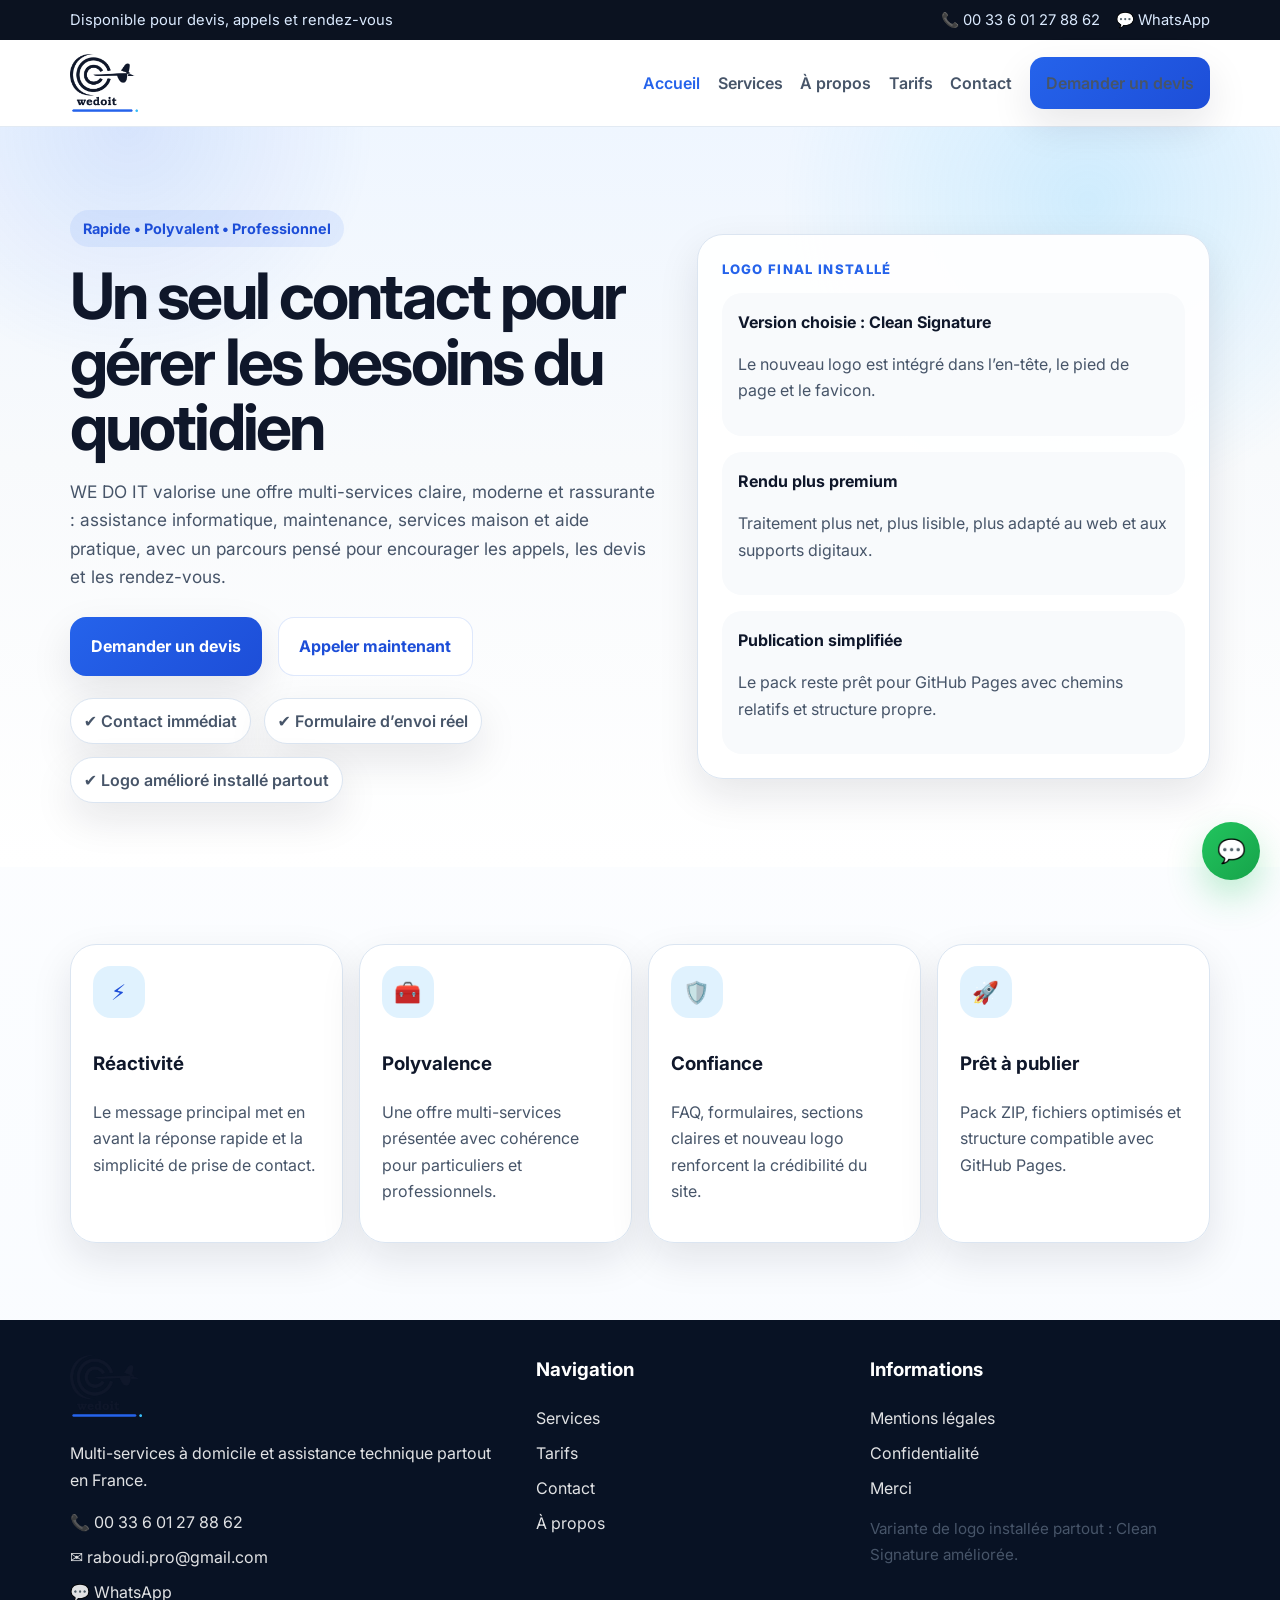
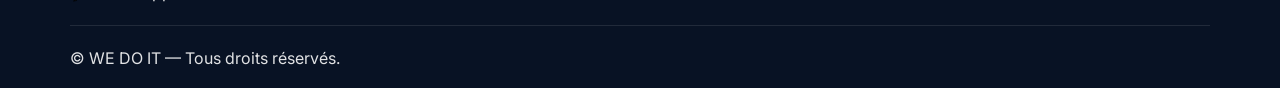
<file: index.html>
<!DOCTYPE html>
<html lang="fr">
<head>
  <title>WE DO IT — Pack final</title>
<meta charset="UTF-8" />
<meta name="viewport" content="width=device-width, initial-scale=1.0" />
<meta name="description" content="WE DO IT propose dépannage informatique, maintenance, plomberie, électricité, nettoyage, livraison, bricolage et assistance à domicile en France." />
<meta name="theme-color" content="#2563eb" />
<link rel="preconnect" href="https://fonts.googleapis.com">
<link rel="preconnect" href="https://fonts.gstatic.com" crossorigin>
<link href="https://fonts.googleapis.com/css2?family=Inter:wght@400;500;600;700;800&display=swap" rel="stylesheet">
<link rel="stylesheet" href="assets/css/styles.css" />
<link rel="icon" type="image/png" href="assets/img/favicon.png" />
</head>
<body>
<header class="header">
  <div class="topbar">
    <div class="container topbar-inner">
      <span>Disponible pour devis, appels et rendez-vous</span>
      <div class="topbar-actions">
        <a href="tel:+33601278862">📞 00 33 6 01 27 88 62</a>
        <a href="https://wa.me/33601278862" target="_blank" rel="noopener">💬 WhatsApp</a>
      </div>
    </div>
  </div>
  <div class="container nav">
    <a href="index.html" class="logo" aria-label="Accueil WE DO IT"><img src="assets/img/logo-nav.png" alt="Logo WE DO IT" class="site-logo" /></a>
    <button class="nav-toggle" aria-label="Ouvrir le menu">☰</button>
    <nav class="nav-links">
        <a href="index.html" class="active">Accueil</a>
        <a href="services.html" class="">Services</a>
        <a href="about.html" class="">À propos</a>
        <a href="tarifs.html" class="">Tarifs</a>
        <a href="contact.html" class="">Contact</a>
        <a href="contact.html" class="btn btn-sm">Demander un devis</a>
    </nav>
  </div>
</header>
<main>
<section class="hero premium-hero"><div class="container hero-grid"><div><span class="badge">Rapide • Polyvalent • Professionnel</span><h1>Un seul contact pour gérer les besoins du quotidien</h1><p class="lead">WE DO IT valorise une offre multi-services claire, moderne et rassurante : assistance informatique, maintenance, services maison et aide pratique, avec un parcours pensé pour encourager les appels, les devis et les rendez-vous.</p><div class="hero-actions"><a href="contact.html" class="btn">Demander un devis</a><a href="tel:+33601278862" class="btn btn-secondary">Appeler maintenant</a></div><div class="trust-badges"><span>✔ Contact immédiat</span><span>✔ Formulaire d’envoi réel</span><span>✔ Logo amélioré installé partout</span></div></div><div class="hero-panel reveal"><div class="panel-kicker">Logo final installé</div><div class="feature-list"><div class="feature-item"><strong>Version choisie : Clean Signature</strong><p>Le nouveau logo est intégré dans l’en-tête, le pied de page et le favicon.</p></div><div class="feature-item"><strong>Rendu plus premium</strong><p>Traitement plus net, plus lisible, plus adapté au web et aux supports digitaux.</p></div><div class="feature-item"><strong>Publication simplifiée</strong><p>Le pack reste prêt pour GitHub Pages avec chemins relatifs et structure propre.</p></div></div></div></div></section><section class="section"><div class="container cards-4"><article class="card reveal"><div class="icon-circle">⚡</div><h3>Réactivité</h3><p>Le message principal met en avant la réponse rapide et la simplicité de prise de contact.</p></article><article class="card reveal"><div class="icon-circle">🧰</div><h3>Polyvalence</h3><p>Une offre multi-services présentée avec cohérence pour particuliers et professionnels.</p></article><article class="card reveal"><div class="icon-circle">🛡️</div><h3>Confiance</h3><p>FAQ, formulaires, sections claires et nouveau logo renforcent la crédibilité du site.</p></article><article class="card reveal"><div class="icon-circle">🚀</div><h3>Prêt à publier</h3><p>Pack ZIP, fichiers optimisés et structure compatible avec GitHub Pages.</p></article></div></section>
</main>
<footer class="footer">
  <div class="container footer-grid">
    <div>
      <a href="index.html" class="logo footer-logo"><img src="assets/img/logo-nav.png" alt="Logo WE DO IT" class="site-logo footer-site-logo" /></a>
      <p>Multi-services à domicile et assistance technique partout en France.</p>
      <div class="footer-contact">
        <a href="tel:+33601278862">📞 00 33 6 01 27 88 62</a>
        <a href="mailto:raboudi.pro@gmail.com">✉️ raboudi.pro@gmail.com</a>
        <a href="https://wa.me/33601278862" target="_blank" rel="noopener">💬 WhatsApp</a>
      </div>
    </div>
    <div>
      <h3>Navigation</h3>
      <div class="footer-links">
        <a href="services.html">Services</a>
        <a href="tarifs.html">Tarifs</a>
        <a href="contact.html">Contact</a>
        <a href="about.html">À propos</a>
      </div>
    </div>
    <div>
      <h3>Informations</h3>
      <div class="footer-links">
        <a href="mentions.html">Mentions légales</a>
        <a href="confidentialite.html">Confidentialité</a>
        <a href="thanks.html">Merci</a>
      </div>
      <p class="small-note">Variante de logo installée partout : Clean Signature améliorée.</p>
    </div>
  </div>
  <div class="container footer-bottom"><span>© WE DO IT — Tous droits réservés.</span></div>
</footer>
<a class="whatsapp-float" href="https://wa.me/33601278862" target="_blank" rel="noopener" aria-label="Contacter sur WhatsApp">💬</a>
<script src="assets/js/script.js"></script>
</body>
</html>
</file>
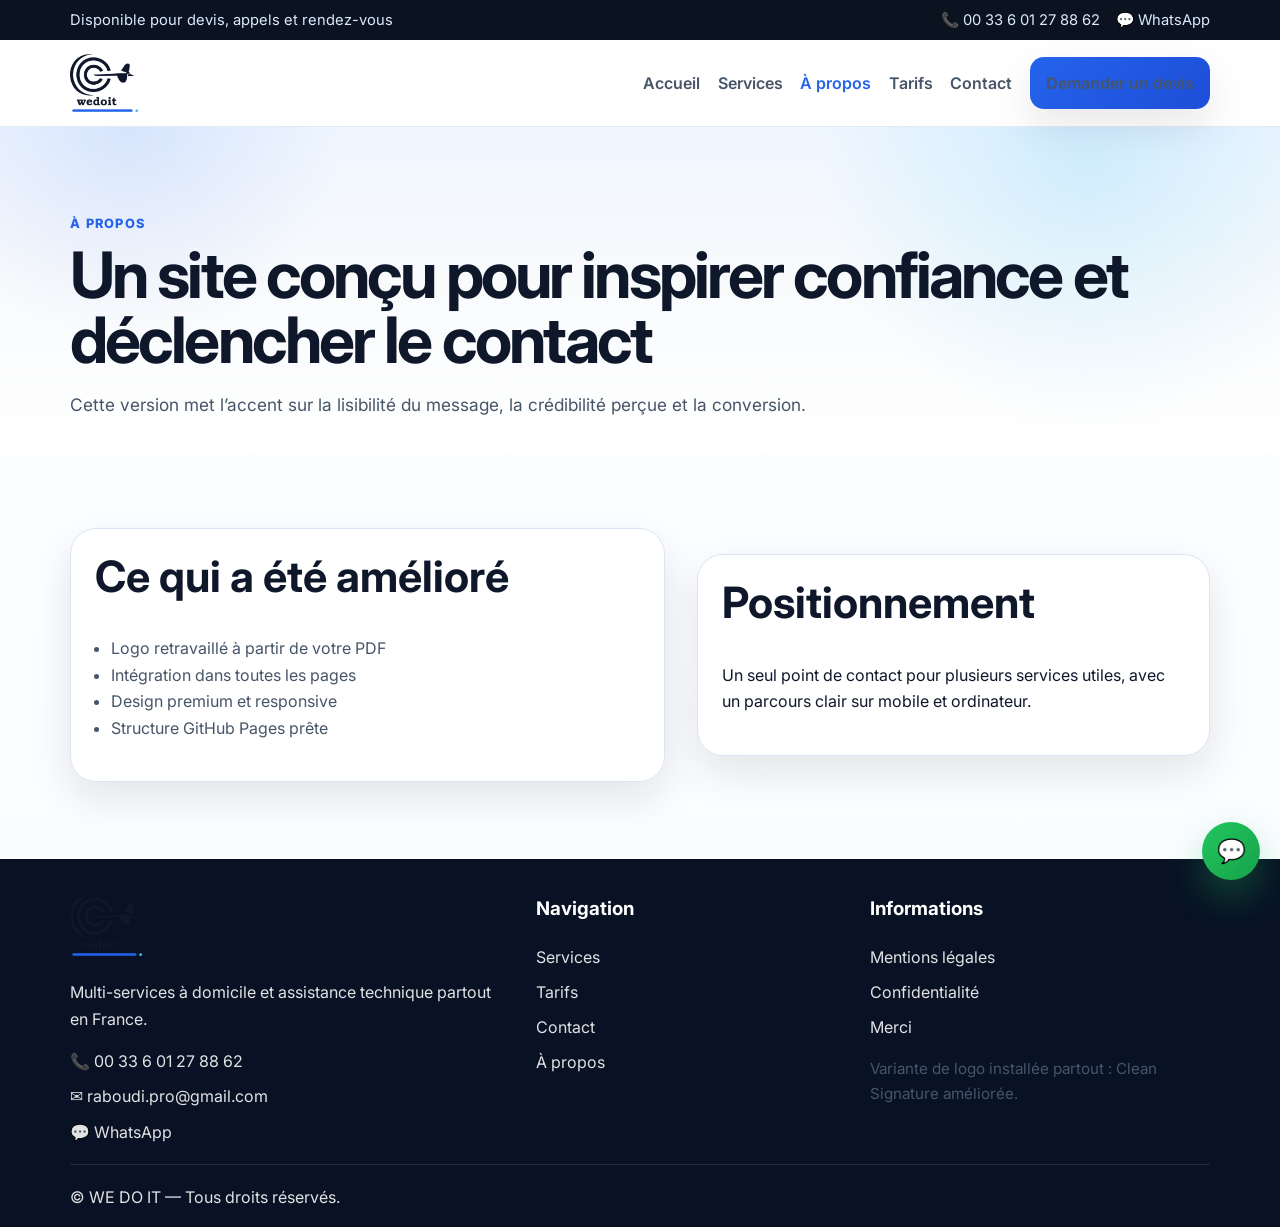
<file: about.html>
<!DOCTYPE html>
<html lang="fr">
<head>
  <title>À propos — WE DO IT</title>
<meta charset="UTF-8" />
<meta name="viewport" content="width=device-width, initial-scale=1.0" />
<meta name="description" content="WE DO IT propose dépannage informatique, maintenance, plomberie, électricité, nettoyage, livraison, bricolage et assistance à domicile en France." />
<meta name="theme-color" content="#2563eb" />
<link rel="preconnect" href="https://fonts.googleapis.com">
<link rel="preconnect" href="https://fonts.gstatic.com" crossorigin>
<link href="https://fonts.googleapis.com/css2?family=Inter:wght@400;500;600;700;800&display=swap" rel="stylesheet">
<link rel="stylesheet" href="assets/css/styles.css" />
<link rel="icon" type="image/png" href="assets/img/favicon.png" />
</head>
<body>
<header class="header">
  <div class="topbar">
    <div class="container topbar-inner">
      <span>Disponible pour devis, appels et rendez-vous</span>
      <div class="topbar-actions">
        <a href="tel:+33601278862">📞 00 33 6 01 27 88 62</a>
        <a href="https://wa.me/33601278862" target="_blank" rel="noopener">💬 WhatsApp</a>
      </div>
    </div>
  </div>
  <div class="container nav">
    <a href="index.html" class="logo" aria-label="Accueil WE DO IT"><img src="assets/img/logo-nav.png" alt="Logo WE DO IT" class="site-logo" /></a>
    <button class="nav-toggle" aria-label="Ouvrir le menu">☰</button>
    <nav class="nav-links">
        <a href="index.html" class="">Accueil</a>
        <a href="services.html" class="">Services</a>
        <a href="about.html" class="active">À propos</a>
        <a href="tarifs.html" class="">Tarifs</a>
        <a href="contact.html" class="">Contact</a>
        <a href="contact.html" class="btn btn-sm">Demander un devis</a>
    </nav>
  </div>
</header>
<main>
<section class="page-hero slim"><div class="container"><p class="section-kicker">À propos</p><h1>Un site conçu pour inspirer confiance et déclencher le contact</h1><p class="lead">Cette version met l’accent sur la lisibilité du message, la crédibilité perçue et la conversion.</p></div></section><section class="section"><div class="container split-grid"><div class="legal-card reveal"><h2>Ce qui a été amélioré</h2><ul><li>Logo retravaillé à partir de votre PDF</li><li>Intégration dans toutes les pages</li><li>Design premium et responsive</li><li>Structure GitHub Pages prête</li></ul></div><div class="legal-card reveal"><h2>Positionnement</h2><p>Un seul point de contact pour plusieurs services utiles, avec un parcours clair sur mobile et ordinateur.</p></div></div></section>
</main>
<footer class="footer">
  <div class="container footer-grid">
    <div>
      <a href="index.html" class="logo footer-logo"><img src="assets/img/logo-nav.png" alt="Logo WE DO IT" class="site-logo footer-site-logo" /></a>
      <p>Multi-services à domicile et assistance technique partout en France.</p>
      <div class="footer-contact">
        <a href="tel:+33601278862">📞 00 33 6 01 27 88 62</a>
        <a href="mailto:raboudi.pro@gmail.com">✉️ raboudi.pro@gmail.com</a>
        <a href="https://wa.me/33601278862" target="_blank" rel="noopener">💬 WhatsApp</a>
      </div>
    </div>
    <div>
      <h3>Navigation</h3>
      <div class="footer-links">
        <a href="services.html">Services</a>
        <a href="tarifs.html">Tarifs</a>
        <a href="contact.html">Contact</a>
        <a href="about.html">À propos</a>
      </div>
    </div>
    <div>
      <h3>Informations</h3>
      <div class="footer-links">
        <a href="mentions.html">Mentions légales</a>
        <a href="confidentialite.html">Confidentialité</a>
        <a href="thanks.html">Merci</a>
      </div>
      <p class="small-note">Variante de logo installée partout : Clean Signature améliorée.</p>
    </div>
  </div>
  <div class="container footer-bottom"><span>© WE DO IT — Tous droits réservés.</span></div>
</footer>
<a class="whatsapp-float" href="https://wa.me/33601278862" target="_blank" rel="noopener" aria-label="Contacter sur WhatsApp">💬</a>
<script src="assets/js/script.js"></script>
</body>
</html>
</file>
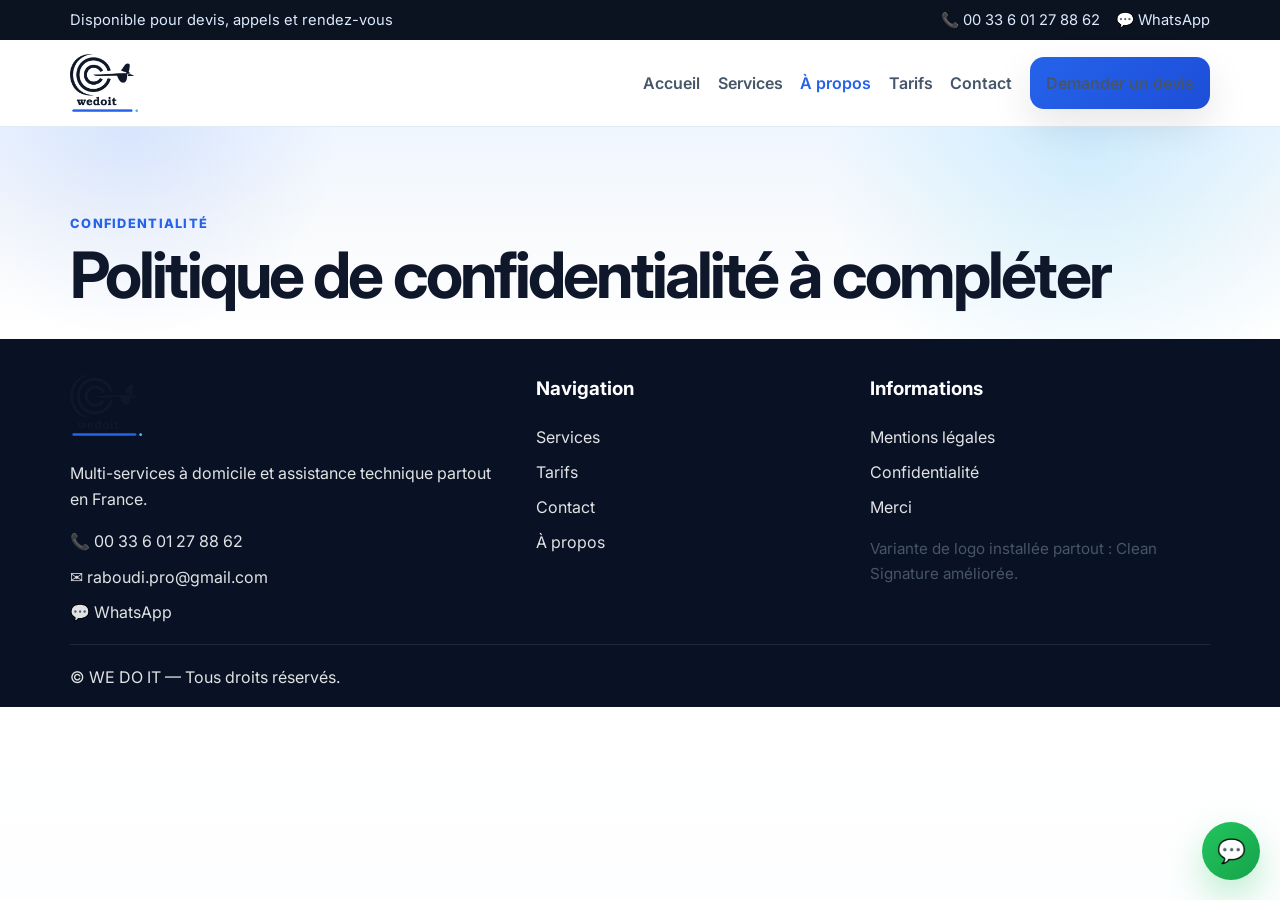
<file: confidentialite.html>
<!DOCTYPE html>
<html lang="fr">
<head>
  <title>Confidentialité — WE DO IT</title>
<meta charset="UTF-8" />
<meta name="viewport" content="width=device-width, initial-scale=1.0" />
<meta name="description" content="WE DO IT propose dépannage informatique, maintenance, plomberie, électricité, nettoyage, livraison, bricolage et assistance à domicile en France." />
<meta name="theme-color" content="#2563eb" />
<link rel="preconnect" href="https://fonts.googleapis.com">
<link rel="preconnect" href="https://fonts.gstatic.com" crossorigin>
<link href="https://fonts.googleapis.com/css2?family=Inter:wght@400;500;600;700;800&display=swap" rel="stylesheet">
<link rel="stylesheet" href="assets/css/styles.css" />
<link rel="icon" type="image/png" href="assets/img/favicon.png" />
</head>
<body>
<header class="header">
  <div class="topbar">
    <div class="container topbar-inner">
      <span>Disponible pour devis, appels et rendez-vous</span>
      <div class="topbar-actions">
        <a href="tel:+33601278862">📞 00 33 6 01 27 88 62</a>
        <a href="https://wa.me/33601278862" target="_blank" rel="noopener">💬 WhatsApp</a>
      </div>
    </div>
  </div>
  <div class="container nav">
    <a href="index.html" class="logo" aria-label="Accueil WE DO IT"><img src="assets/img/logo-nav.png" alt="Logo WE DO IT" class="site-logo" /></a>
    <button class="nav-toggle" aria-label="Ouvrir le menu">☰</button>
    <nav class="nav-links">
        <a href="index.html" class="">Accueil</a>
        <a href="services.html" class="">Services</a>
        <a href="about.html" class="active">À propos</a>
        <a href="tarifs.html" class="">Tarifs</a>
        <a href="contact.html" class="">Contact</a>
        <a href="contact.html" class="btn btn-sm">Demander un devis</a>
    </nav>
  </div>
</header>
<main>
<section class="page-hero slim"><div class="container"><p class="section-kicker">Confidentialité</p><h1>Politique de confidentialité à compléter</h1></div></section>
</main>
<footer class="footer">
  <div class="container footer-grid">
    <div>
      <a href="index.html" class="logo footer-logo"><img src="assets/img/logo-nav.png" alt="Logo WE DO IT" class="site-logo footer-site-logo" /></a>
      <p>Multi-services à domicile et assistance technique partout en France.</p>
      <div class="footer-contact">
        <a href="tel:+33601278862">📞 00 33 6 01 27 88 62</a>
        <a href="mailto:raboudi.pro@gmail.com">✉️ raboudi.pro@gmail.com</a>
        <a href="https://wa.me/33601278862" target="_blank" rel="noopener">💬 WhatsApp</a>
      </div>
    </div>
    <div>
      <h3>Navigation</h3>
      <div class="footer-links">
        <a href="services.html">Services</a>
        <a href="tarifs.html">Tarifs</a>
        <a href="contact.html">Contact</a>
        <a href="about.html">À propos</a>
      </div>
    </div>
    <div>
      <h3>Informations</h3>
      <div class="footer-links">
        <a href="mentions.html">Mentions légales</a>
        <a href="confidentialite.html">Confidentialité</a>
        <a href="thanks.html">Merci</a>
      </div>
      <p class="small-note">Variante de logo installée partout : Clean Signature améliorée.</p>
    </div>
  </div>
  <div class="container footer-bottom"><span>© WE DO IT — Tous droits réservés.</span></div>
</footer>
<a class="whatsapp-float" href="https://wa.me/33601278862" target="_blank" rel="noopener" aria-label="Contacter sur WhatsApp">💬</a>
<script src="assets/js/script.js"></script>
</body>
</html>
</file>
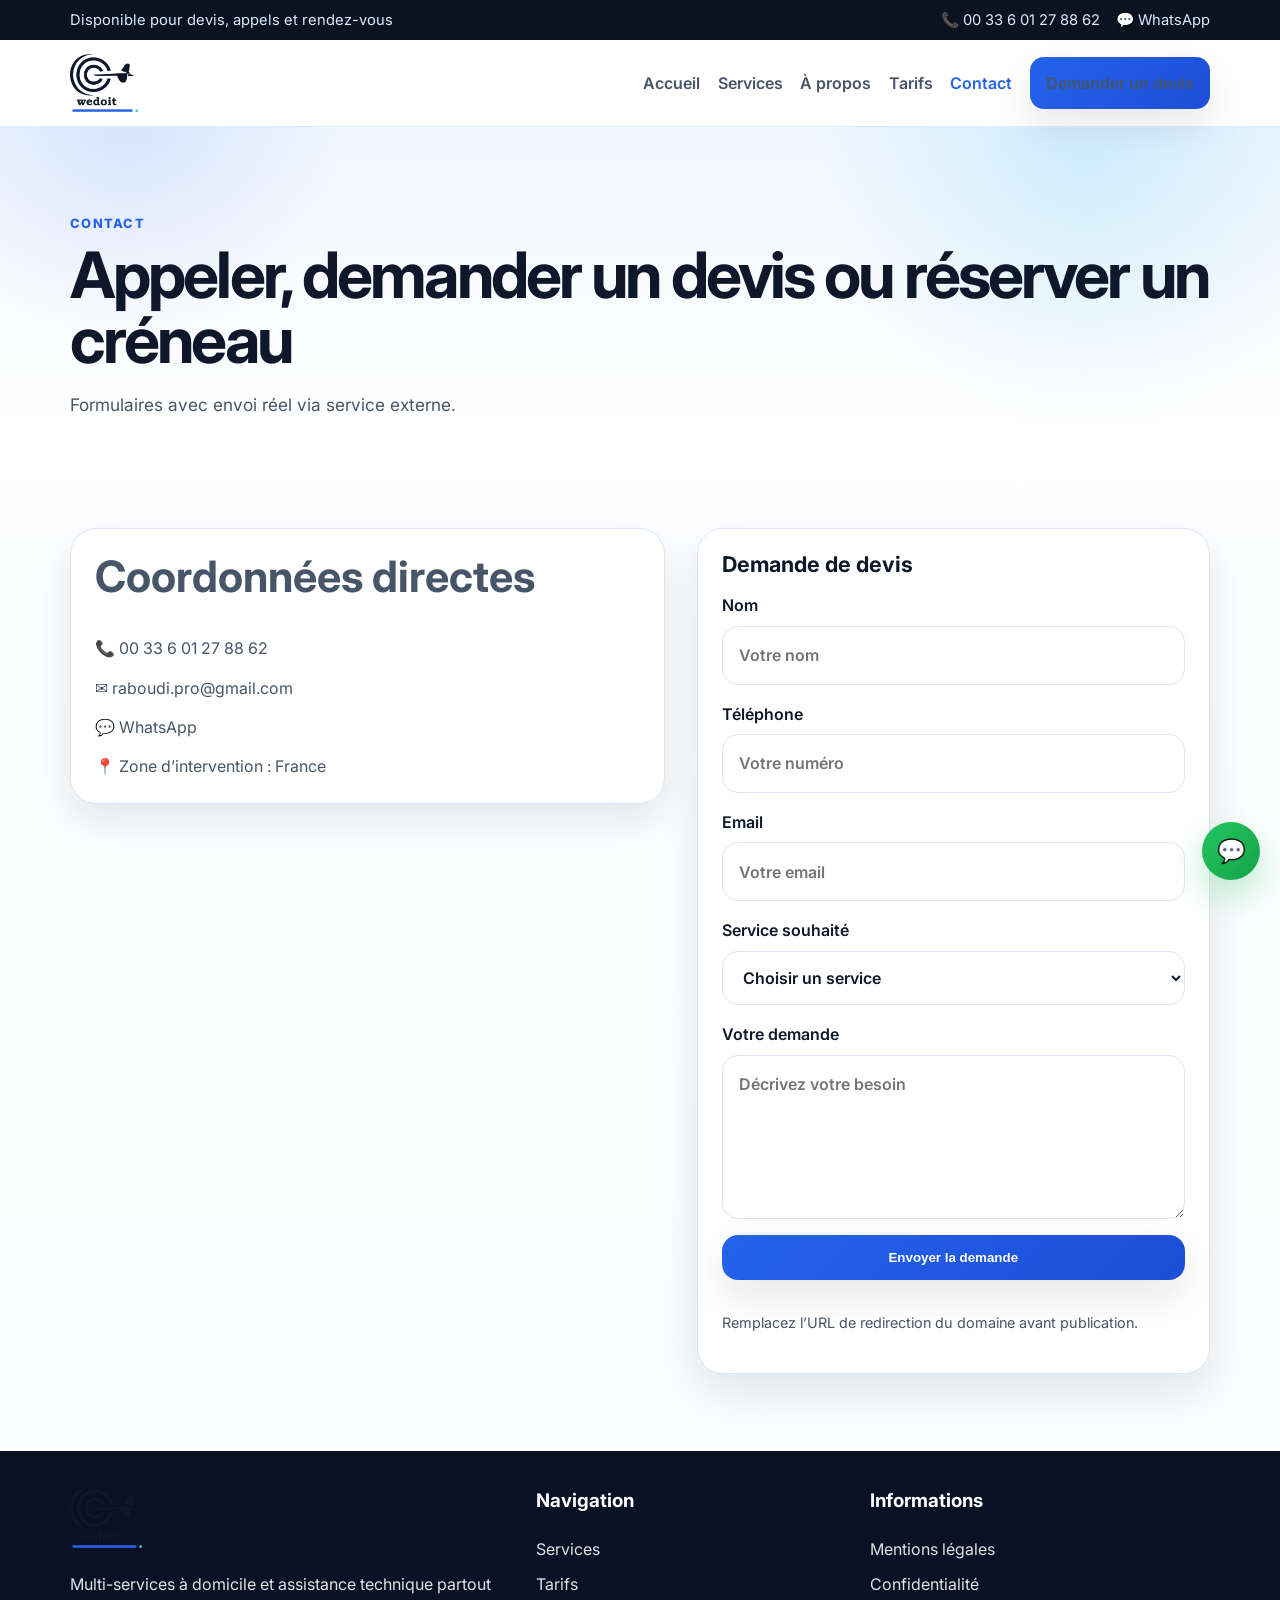
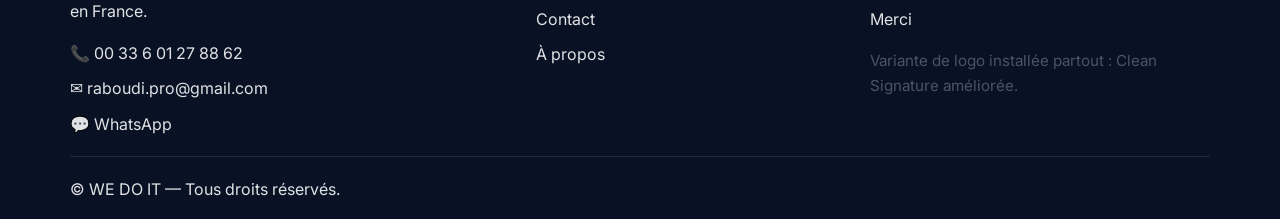
<file: contact.html>
<!DOCTYPE html>
<html lang="fr">
<head>
  <title>Contact — WE DO IT</title>
<meta charset="UTF-8" />
<meta name="viewport" content="width=device-width, initial-scale=1.0" />
<meta name="description" content="WE DO IT propose dépannage informatique, maintenance, plomberie, électricité, nettoyage, livraison, bricolage et assistance à domicile en France." />
<meta name="theme-color" content="#2563eb" />
<link rel="preconnect" href="https://fonts.googleapis.com">
<link rel="preconnect" href="https://fonts.gstatic.com" crossorigin>
<link href="https://fonts.googleapis.com/css2?family=Inter:wght@400;500;600;700;800&display=swap" rel="stylesheet">
<link rel="stylesheet" href="assets/css/styles.css" />
<link rel="icon" type="image/png" href="assets/img/favicon.png" />
</head>
<body>
<header class="header">
  <div class="topbar">
    <div class="container topbar-inner">
      <span>Disponible pour devis, appels et rendez-vous</span>
      <div class="topbar-actions">
        <a href="tel:+33601278862">📞 00 33 6 01 27 88 62</a>
        <a href="https://wa.me/33601278862" target="_blank" rel="noopener">💬 WhatsApp</a>
      </div>
    </div>
  </div>
  <div class="container nav">
    <a href="index.html" class="logo" aria-label="Accueil WE DO IT"><img src="assets/img/logo-nav.png" alt="Logo WE DO IT" class="site-logo" /></a>
    <button class="nav-toggle" aria-label="Ouvrir le menu">☰</button>
    <nav class="nav-links">
        <a href="index.html" class="">Accueil</a>
        <a href="services.html" class="">Services</a>
        <a href="about.html" class="">À propos</a>
        <a href="tarifs.html" class="">Tarifs</a>
        <a href="contact.html" class="active">Contact</a>
        <a href="contact.html" class="btn btn-sm">Demander un devis</a>
    </nav>
  </div>
</header>
<main>
<section class="page-hero slim"><div class="container"><p class="section-kicker">Contact</p><h1>Appeler, demander un devis ou réserver un créneau</h1><p class="lead">Formulaires avec envoi réel via service externe.</p></div></section><section class="section"><div class="container contact-grid"><div class="reveal"><div class="contact-card"><h2>Coordonnées directes</h2><div class="contact-info"><a href="tel:+33601278862">📞 00 33 6 01 27 88 62</a><a href="mailto:raboudi.pro@gmail.com">✉️ raboudi.pro@gmail.com</a><a href="https://wa.me/33601278862" target="_blank" rel="noopener">💬 WhatsApp</a><span>📍 Zone d’intervention : France</span></div></div></div><div class="reveal"><form class="contact-form real-form" action="https://formsubmit.co/raboudi.pro@gmail.com" method="POST"><h2>Demande de devis</h2><input type="hidden" name="_subject" value="Nouvelle demande de devis - WE DO IT" /><input type="hidden" name="_next" value="https://votre-domaine.fr/thanks.html" /><label>Nom<input type="text" name="name" placeholder="Votre nom" required /></label><label>Téléphone<input type="tel" name="phone" placeholder="Votre numéro" required /></label><label>Email<input type="email" name="email" placeholder="Votre email" required /></label><label>Service souhaité<select name="service" required><option value="">Choisir un service</option><option>Dépannage informatique</option><option>Maintenance informatique</option><option>Plomberie</option><option>Électricité</option><option>Nettoyage</option><option>Livraison</option><option>Bricolage</option><option>Assistance à domicile</option></select></label><label>Votre demande<textarea name="message" rows="5" placeholder="Décrivez votre besoin" required></textarea></label><button type="submit" class="btn">Envoyer la demande</button><p class="helper-text">Remplacez l’URL de redirection du domaine avant publication.</p></form></div></div></section>
</main>
<footer class="footer">
  <div class="container footer-grid">
    <div>
      <a href="index.html" class="logo footer-logo"><img src="assets/img/logo-nav.png" alt="Logo WE DO IT" class="site-logo footer-site-logo" /></a>
      <p>Multi-services à domicile et assistance technique partout en France.</p>
      <div class="footer-contact">
        <a href="tel:+33601278862">📞 00 33 6 01 27 88 62</a>
        <a href="mailto:raboudi.pro@gmail.com">✉️ raboudi.pro@gmail.com</a>
        <a href="https://wa.me/33601278862" target="_blank" rel="noopener">💬 WhatsApp</a>
      </div>
    </div>
    <div>
      <h3>Navigation</h3>
      <div class="footer-links">
        <a href="services.html">Services</a>
        <a href="tarifs.html">Tarifs</a>
        <a href="contact.html">Contact</a>
        <a href="about.html">À propos</a>
      </div>
    </div>
    <div>
      <h3>Informations</h3>
      <div class="footer-links">
        <a href="mentions.html">Mentions légales</a>
        <a href="confidentialite.html">Confidentialité</a>
        <a href="thanks.html">Merci</a>
      </div>
      <p class="small-note">Variante de logo installée partout : Clean Signature améliorée.</p>
    </div>
  </div>
  <div class="container footer-bottom"><span>© WE DO IT — Tous droits réservés.</span></div>
</footer>
<a class="whatsapp-float" href="https://wa.me/33601278862" target="_blank" rel="noopener" aria-label="Contacter sur WhatsApp">💬</a>
<script src="assets/js/script.js"></script>
</body>
</html>
</file>
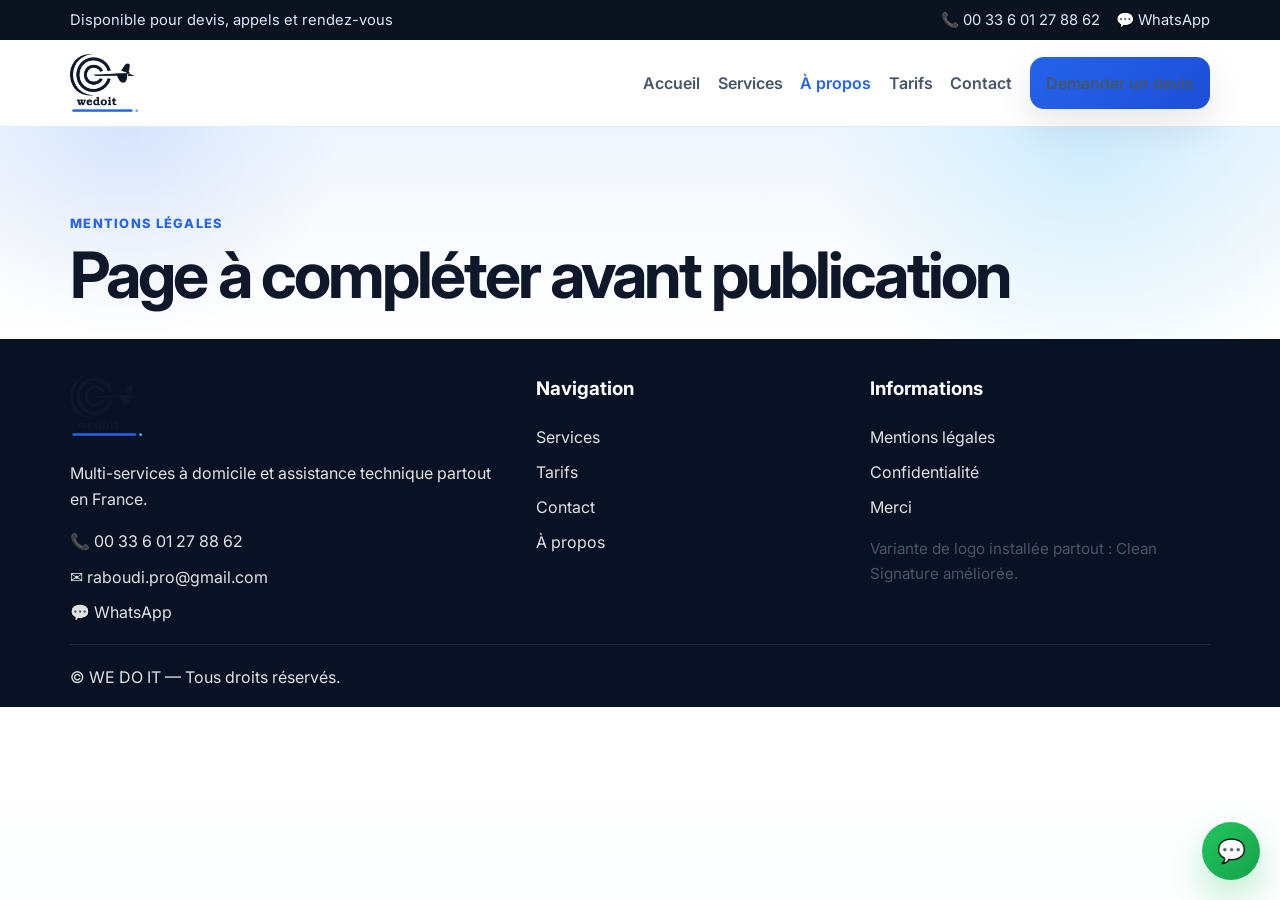
<file: mentions.html>
<!DOCTYPE html>
<html lang="fr">
<head>
  <title>Mentions légales — WE DO IT</title>
<meta charset="UTF-8" />
<meta name="viewport" content="width=device-width, initial-scale=1.0" />
<meta name="description" content="WE DO IT propose dépannage informatique, maintenance, plomberie, électricité, nettoyage, livraison, bricolage et assistance à domicile en France." />
<meta name="theme-color" content="#2563eb" />
<link rel="preconnect" href="https://fonts.googleapis.com">
<link rel="preconnect" href="https://fonts.gstatic.com" crossorigin>
<link href="https://fonts.googleapis.com/css2?family=Inter:wght@400;500;600;700;800&display=swap" rel="stylesheet">
<link rel="stylesheet" href="assets/css/styles.css" />
<link rel="icon" type="image/png" href="assets/img/favicon.png" />
</head>
<body>
<header class="header">
  <div class="topbar">
    <div class="container topbar-inner">
      <span>Disponible pour devis, appels et rendez-vous</span>
      <div class="topbar-actions">
        <a href="tel:+33601278862">📞 00 33 6 01 27 88 62</a>
        <a href="https://wa.me/33601278862" target="_blank" rel="noopener">💬 WhatsApp</a>
      </div>
    </div>
  </div>
  <div class="container nav">
    <a href="index.html" class="logo" aria-label="Accueil WE DO IT"><img src="assets/img/logo-nav.png" alt="Logo WE DO IT" class="site-logo" /></a>
    <button class="nav-toggle" aria-label="Ouvrir le menu">☰</button>
    <nav class="nav-links">
        <a href="index.html" class="">Accueil</a>
        <a href="services.html" class="">Services</a>
        <a href="about.html" class="active">À propos</a>
        <a href="tarifs.html" class="">Tarifs</a>
        <a href="contact.html" class="">Contact</a>
        <a href="contact.html" class="btn btn-sm">Demander un devis</a>
    </nav>
  </div>
</header>
<main>
<section class="page-hero slim"><div class="container"><p class="section-kicker">Mentions légales</p><h1>Page à compléter avant publication</h1></div></section>
</main>
<footer class="footer">
  <div class="container footer-grid">
    <div>
      <a href="index.html" class="logo footer-logo"><img src="assets/img/logo-nav.png" alt="Logo WE DO IT" class="site-logo footer-site-logo" /></a>
      <p>Multi-services à domicile et assistance technique partout en France.</p>
      <div class="footer-contact">
        <a href="tel:+33601278862">📞 00 33 6 01 27 88 62</a>
        <a href="mailto:raboudi.pro@gmail.com">✉️ raboudi.pro@gmail.com</a>
        <a href="https://wa.me/33601278862" target="_blank" rel="noopener">💬 WhatsApp</a>
      </div>
    </div>
    <div>
      <h3>Navigation</h3>
      <div class="footer-links">
        <a href="services.html">Services</a>
        <a href="tarifs.html">Tarifs</a>
        <a href="contact.html">Contact</a>
        <a href="about.html">À propos</a>
      </div>
    </div>
    <div>
      <h3>Informations</h3>
      <div class="footer-links">
        <a href="mentions.html">Mentions légales</a>
        <a href="confidentialite.html">Confidentialité</a>
        <a href="thanks.html">Merci</a>
      </div>
      <p class="small-note">Variante de logo installée partout : Clean Signature améliorée.</p>
    </div>
  </div>
  <div class="container footer-bottom"><span>© WE DO IT — Tous droits réservés.</span></div>
</footer>
<a class="whatsapp-float" href="https://wa.me/33601278862" target="_blank" rel="noopener" aria-label="Contacter sur WhatsApp">💬</a>
<script src="assets/js/script.js"></script>
</body>
</html>
</file>
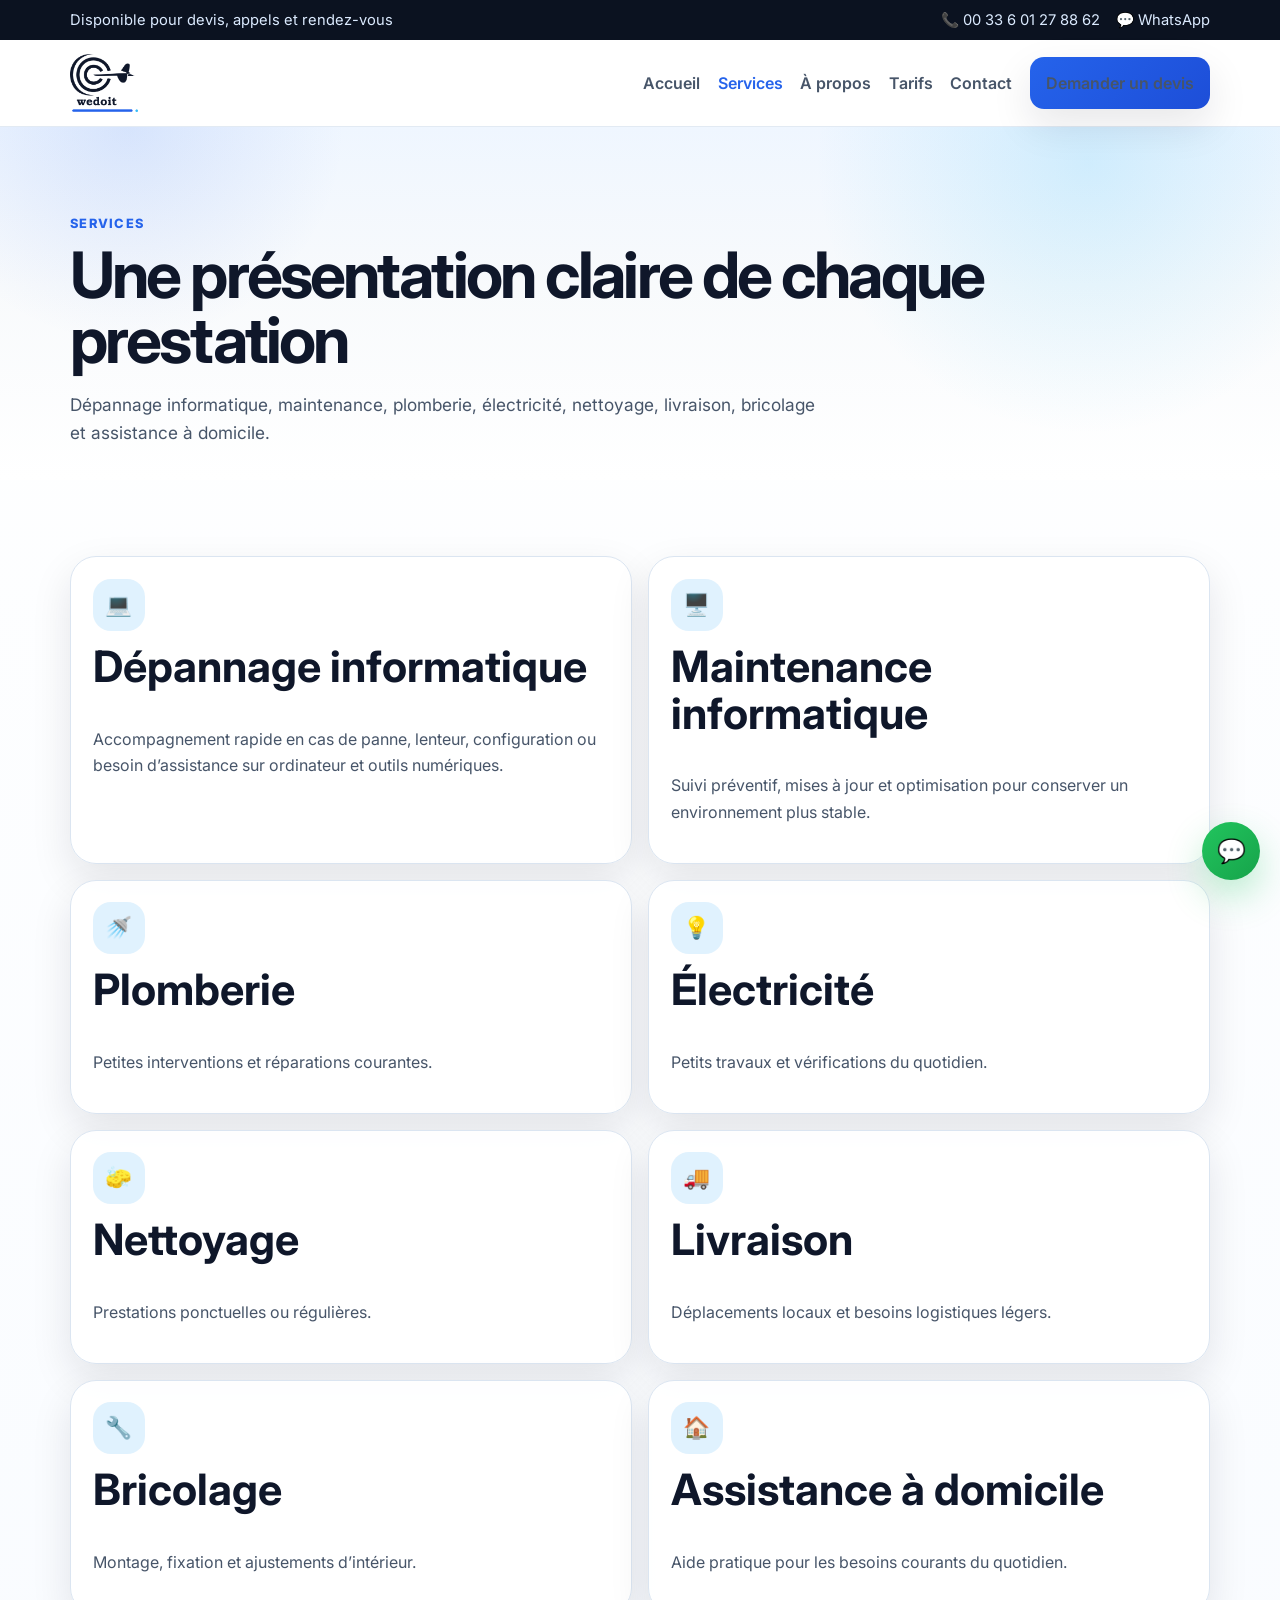
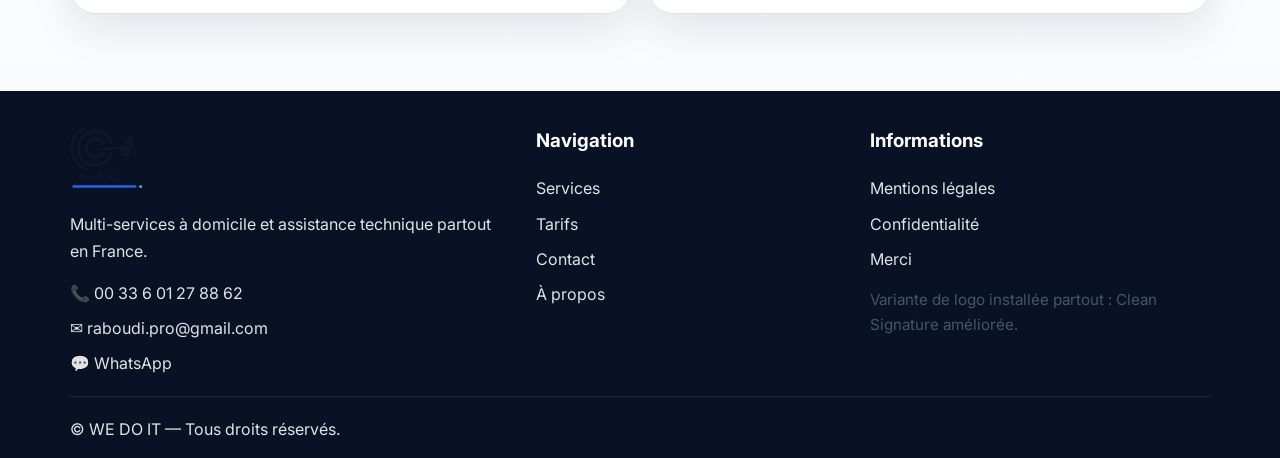
<file: services.html>
<!DOCTYPE html>
<html lang="fr">
<head>
  <title>Services — WE DO IT</title>
<meta charset="UTF-8" />
<meta name="viewport" content="width=device-width, initial-scale=1.0" />
<meta name="description" content="WE DO IT propose dépannage informatique, maintenance, plomberie, électricité, nettoyage, livraison, bricolage et assistance à domicile en France." />
<meta name="theme-color" content="#2563eb" />
<link rel="preconnect" href="https://fonts.googleapis.com">
<link rel="preconnect" href="https://fonts.gstatic.com" crossorigin>
<link href="https://fonts.googleapis.com/css2?family=Inter:wght@400;500;600;700;800&display=swap" rel="stylesheet">
<link rel="stylesheet" href="assets/css/styles.css" />
<link rel="icon" type="image/png" href="assets/img/favicon.png" />
</head>
<body>
<header class="header">
  <div class="topbar">
    <div class="container topbar-inner">
      <span>Disponible pour devis, appels et rendez-vous</span>
      <div class="topbar-actions">
        <a href="tel:+33601278862">📞 00 33 6 01 27 88 62</a>
        <a href="https://wa.me/33601278862" target="_blank" rel="noopener">💬 WhatsApp</a>
      </div>
    </div>
  </div>
  <div class="container nav">
    <a href="index.html" class="logo" aria-label="Accueil WE DO IT"><img src="assets/img/logo-nav.png" alt="Logo WE DO IT" class="site-logo" /></a>
    <button class="nav-toggle" aria-label="Ouvrir le menu">☰</button>
    <nav class="nav-links">
        <a href="index.html" class="">Accueil</a>
        <a href="services.html" class="active">Services</a>
        <a href="about.html" class="">À propos</a>
        <a href="tarifs.html" class="">Tarifs</a>
        <a href="contact.html" class="">Contact</a>
        <a href="contact.html" class="btn btn-sm">Demander un devis</a>
    </nav>
  </div>
</header>
<main>
<section class="page-hero slim"><div class="container"><p class="section-kicker">Services</p><h1>Une présentation claire de chaque prestation</h1><p class="lead">Dépannage informatique, maintenance, plomberie, électricité, nettoyage, livraison, bricolage et assistance à domicile.</p></div></section><section class="section"><div class="container service-detail-grid"><article class="service-detail reveal"><div class="icon-circle">💻</div><h2>Dépannage informatique</h2><p>Accompagnement rapide en cas de panne, lenteur, configuration ou besoin d’assistance sur ordinateur et outils numériques.</p></article><article class="service-detail reveal"><div class="icon-circle">🖥️</div><h2>Maintenance informatique</h2><p>Suivi préventif, mises à jour et optimisation pour conserver un environnement plus stable.</p></article><article class="service-detail reveal"><div class="icon-circle">🚿</div><h2>Plomberie</h2><p>Petites interventions et réparations courantes.</p></article><article class="service-detail reveal"><div class="icon-circle">💡</div><h2>Électricité</h2><p>Petits travaux et vérifications du quotidien.</p></article><article class="service-detail reveal"><div class="icon-circle">🧽</div><h2>Nettoyage</h2><p>Prestations ponctuelles ou régulières.</p></article><article class="service-detail reveal"><div class="icon-circle">🚚</div><h2>Livraison</h2><p>Déplacements locaux et besoins logistiques légers.</p></article><article class="service-detail reveal"><div class="icon-circle">🔧</div><h2>Bricolage</h2><p>Montage, fixation et ajustements d’intérieur.</p></article><article class="service-detail reveal"><div class="icon-circle">🏠</div><h2>Assistance à domicile</h2><p>Aide pratique pour les besoins courants du quotidien.</p></article></div></section>
</main>
<footer class="footer">
  <div class="container footer-grid">
    <div>
      <a href="index.html" class="logo footer-logo"><img src="assets/img/logo-nav.png" alt="Logo WE DO IT" class="site-logo footer-site-logo" /></a>
      <p>Multi-services à domicile et assistance technique partout en France.</p>
      <div class="footer-contact">
        <a href="tel:+33601278862">📞 00 33 6 01 27 88 62</a>
        <a href="mailto:raboudi.pro@gmail.com">✉️ raboudi.pro@gmail.com</a>
        <a href="https://wa.me/33601278862" target="_blank" rel="noopener">💬 WhatsApp</a>
      </div>
    </div>
    <div>
      <h3>Navigation</h3>
      <div class="footer-links">
        <a href="services.html">Services</a>
        <a href="tarifs.html">Tarifs</a>
        <a href="contact.html">Contact</a>
        <a href="about.html">À propos</a>
      </div>
    </div>
    <div>
      <h3>Informations</h3>
      <div class="footer-links">
        <a href="mentions.html">Mentions légales</a>
        <a href="confidentialite.html">Confidentialité</a>
        <a href="thanks.html">Merci</a>
      </div>
      <p class="small-note">Variante de logo installée partout : Clean Signature améliorée.</p>
    </div>
  </div>
  <div class="container footer-bottom"><span>© WE DO IT — Tous droits réservés.</span></div>
</footer>
<a class="whatsapp-float" href="https://wa.me/33601278862" target="_blank" rel="noopener" aria-label="Contacter sur WhatsApp">💬</a>
<script src="assets/js/script.js"></script>
</body>
</html>
</file>
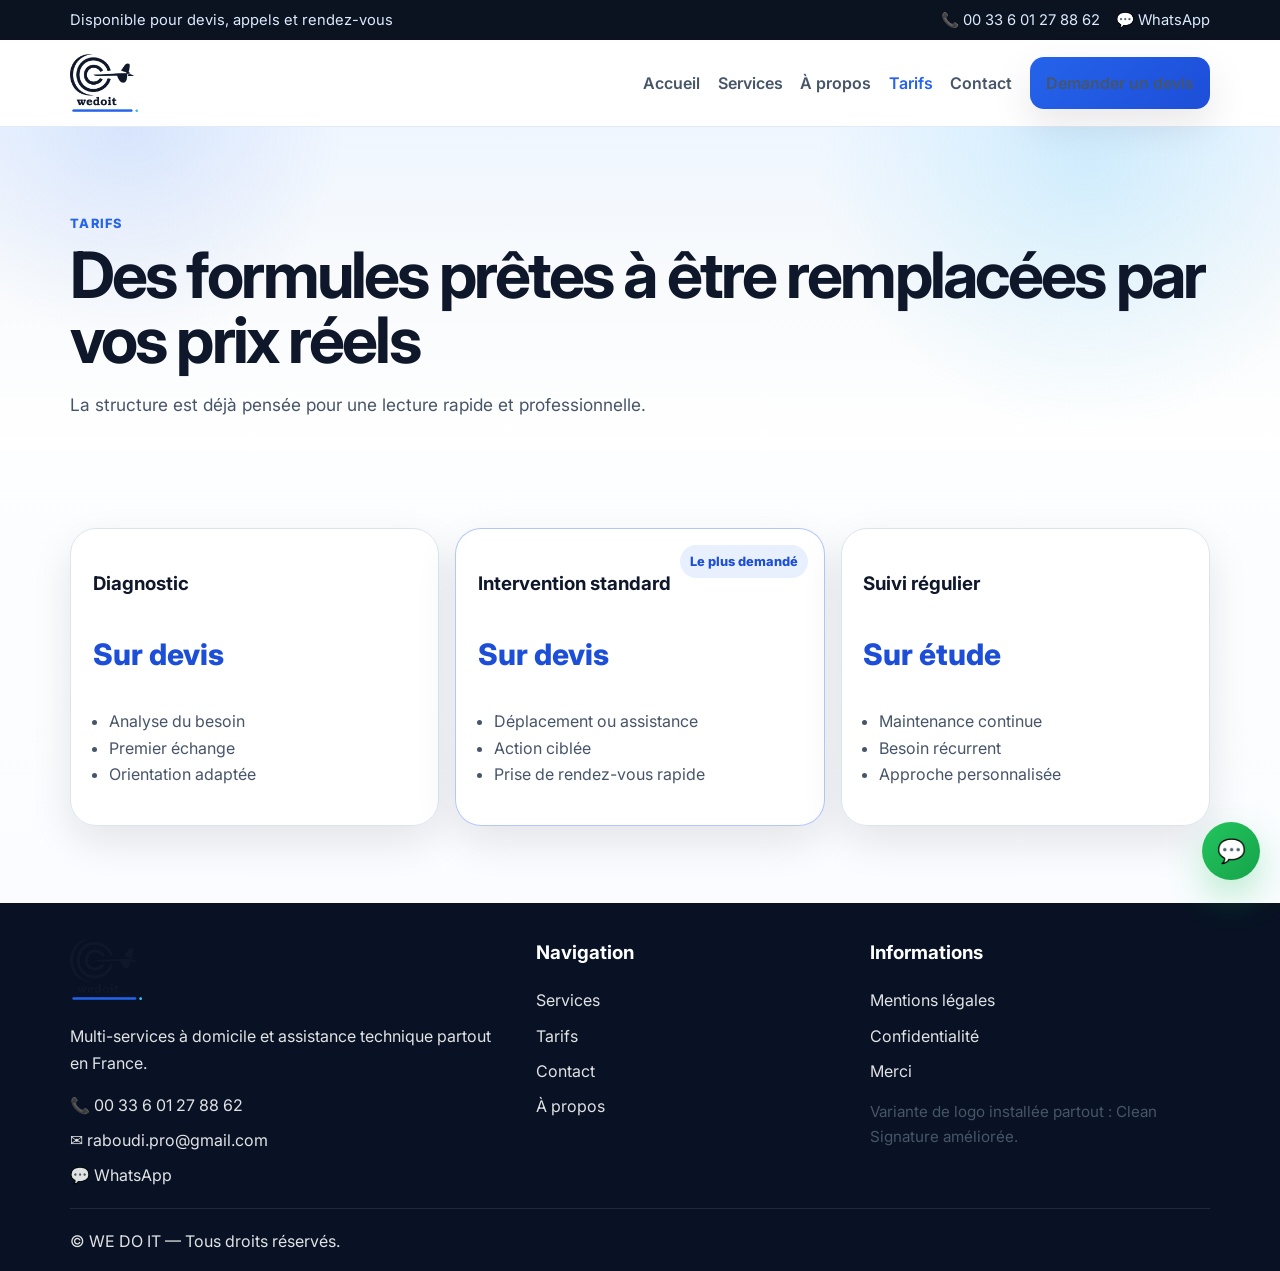
<file: tarifs.html>
<!DOCTYPE html>
<html lang="fr">
<head>
  <title>Tarifs — WE DO IT</title>
<meta charset="UTF-8" />
<meta name="viewport" content="width=device-width, initial-scale=1.0" />
<meta name="description" content="WE DO IT propose dépannage informatique, maintenance, plomberie, électricité, nettoyage, livraison, bricolage et assistance à domicile en France." />
<meta name="theme-color" content="#2563eb" />
<link rel="preconnect" href="https://fonts.googleapis.com">
<link rel="preconnect" href="https://fonts.gstatic.com" crossorigin>
<link href="https://fonts.googleapis.com/css2?family=Inter:wght@400;500;600;700;800&display=swap" rel="stylesheet">
<link rel="stylesheet" href="assets/css/styles.css" />
<link rel="icon" type="image/png" href="assets/img/favicon.png" />
</head>
<body>
<header class="header">
  <div class="topbar">
    <div class="container topbar-inner">
      <span>Disponible pour devis, appels et rendez-vous</span>
      <div class="topbar-actions">
        <a href="tel:+33601278862">📞 00 33 6 01 27 88 62</a>
        <a href="https://wa.me/33601278862" target="_blank" rel="noopener">💬 WhatsApp</a>
      </div>
    </div>
  </div>
  <div class="container nav">
    <a href="index.html" class="logo" aria-label="Accueil WE DO IT"><img src="assets/img/logo-nav.png" alt="Logo WE DO IT" class="site-logo" /></a>
    <button class="nav-toggle" aria-label="Ouvrir le menu">☰</button>
    <nav class="nav-links">
        <a href="index.html" class="">Accueil</a>
        <a href="services.html" class="">Services</a>
        <a href="about.html" class="">À propos</a>
        <a href="tarifs.html" class="active">Tarifs</a>
        <a href="contact.html" class="">Contact</a>
        <a href="contact.html" class="btn btn-sm">Demander un devis</a>
    </nav>
  </div>
</header>
<main>
<section class="page-hero slim"><div class="container"><p class="section-kicker">Tarifs</p><h1>Des formules prêtes à être remplacées par vos prix réels</h1><p class="lead">La structure est déjà pensée pour une lecture rapide et professionnelle.</p></div></section><section class="section"><div class="container pricing-grid"><article class="price-card reveal"><h3>Diagnostic</h3><p class="price">Sur devis</p><ul><li>Analyse du besoin</li><li>Premier échange</li><li>Orientation adaptée</li></ul></article><article class="price-card featured reveal"><span class="tag">Le plus demandé</span><h3>Intervention standard</h3><p class="price">Sur devis</p><ul><li>Déplacement ou assistance</li><li>Action ciblée</li><li>Prise de rendez-vous rapide</li></ul></article><article class="price-card reveal"><h3>Suivi régulier</h3><p class="price">Sur étude</p><ul><li>Maintenance continue</li><li>Besoin récurrent</li><li>Approche personnalisée</li></ul></article></div></section>
</main>
<footer class="footer">
  <div class="container footer-grid">
    <div>
      <a href="index.html" class="logo footer-logo"><img src="assets/img/logo-nav.png" alt="Logo WE DO IT" class="site-logo footer-site-logo" /></a>
      <p>Multi-services à domicile et assistance technique partout en France.</p>
      <div class="footer-contact">
        <a href="tel:+33601278862">📞 00 33 6 01 27 88 62</a>
        <a href="mailto:raboudi.pro@gmail.com">✉️ raboudi.pro@gmail.com</a>
        <a href="https://wa.me/33601278862" target="_blank" rel="noopener">💬 WhatsApp</a>
      </div>
    </div>
    <div>
      <h3>Navigation</h3>
      <div class="footer-links">
        <a href="services.html">Services</a>
        <a href="tarifs.html">Tarifs</a>
        <a href="contact.html">Contact</a>
        <a href="about.html">À propos</a>
      </div>
    </div>
    <div>
      <h3>Informations</h3>
      <div class="footer-links">
        <a href="mentions.html">Mentions légales</a>
        <a href="confidentialite.html">Confidentialité</a>
        <a href="thanks.html">Merci</a>
      </div>
      <p class="small-note">Variante de logo installée partout : Clean Signature améliorée.</p>
    </div>
  </div>
  <div class="container footer-bottom"><span>© WE DO IT — Tous droits réservés.</span></div>
</footer>
<a class="whatsapp-float" href="https://wa.me/33601278862" target="_blank" rel="noopener" aria-label="Contacter sur WhatsApp">💬</a>
<script src="assets/js/script.js"></script>
</body>
</html>
</file>
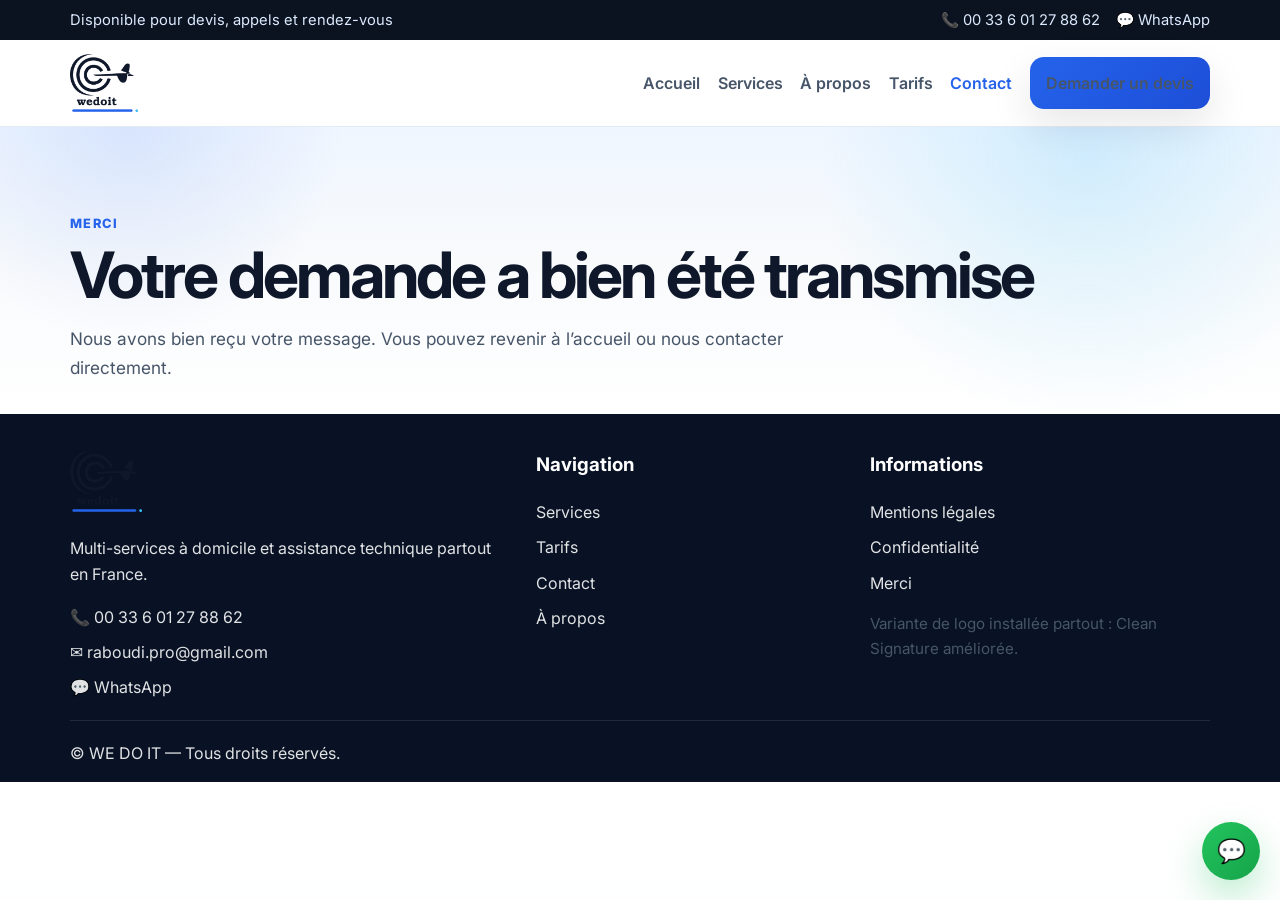
<file: thanks.html>
<!DOCTYPE html>
<html lang="fr">
<head>
  <title>Merci — WE DO IT</title>
<meta charset="UTF-8" />
<meta name="viewport" content="width=device-width, initial-scale=1.0" />
<meta name="description" content="WE DO IT propose dépannage informatique, maintenance, plomberie, électricité, nettoyage, livraison, bricolage et assistance à domicile en France." />
<meta name="theme-color" content="#2563eb" />
<link rel="preconnect" href="https://fonts.googleapis.com">
<link rel="preconnect" href="https://fonts.gstatic.com" crossorigin>
<link href="https://fonts.googleapis.com/css2?family=Inter:wght@400;500;600;700;800&display=swap" rel="stylesheet">
<link rel="stylesheet" href="assets/css/styles.css" />
<link rel="icon" type="image/png" href="assets/img/favicon.png" />
</head>
<body>
<header class="header">
  <div class="topbar">
    <div class="container topbar-inner">
      <span>Disponible pour devis, appels et rendez-vous</span>
      <div class="topbar-actions">
        <a href="tel:+33601278862">📞 00 33 6 01 27 88 62</a>
        <a href="https://wa.me/33601278862" target="_blank" rel="noopener">💬 WhatsApp</a>
      </div>
    </div>
  </div>
  <div class="container nav">
    <a href="index.html" class="logo" aria-label="Accueil WE DO IT"><img src="assets/img/logo-nav.png" alt="Logo WE DO IT" class="site-logo" /></a>
    <button class="nav-toggle" aria-label="Ouvrir le menu">☰</button>
    <nav class="nav-links">
        <a href="index.html" class="">Accueil</a>
        <a href="services.html" class="">Services</a>
        <a href="about.html" class="">À propos</a>
        <a href="tarifs.html" class="">Tarifs</a>
        <a href="contact.html" class="active">Contact</a>
        <a href="contact.html" class="btn btn-sm">Demander un devis</a>
    </nav>
  </div>
</header>
<main>
<section class="page-hero slim"><div class="container"><p class="section-kicker">Merci</p><h1>Votre demande a bien été transmise</h1><p class="lead">Nous avons bien reçu votre message. Vous pouvez revenir à l’accueil ou nous contacter directement.</p></div></section>
</main>
<footer class="footer">
  <div class="container footer-grid">
    <div>
      <a href="index.html" class="logo footer-logo"><img src="assets/img/logo-nav.png" alt="Logo WE DO IT" class="site-logo footer-site-logo" /></a>
      <p>Multi-services à domicile et assistance technique partout en France.</p>
      <div class="footer-contact">
        <a href="tel:+33601278862">📞 00 33 6 01 27 88 62</a>
        <a href="mailto:raboudi.pro@gmail.com">✉️ raboudi.pro@gmail.com</a>
        <a href="https://wa.me/33601278862" target="_blank" rel="noopener">💬 WhatsApp</a>
      </div>
    </div>
    <div>
      <h3>Navigation</h3>
      <div class="footer-links">
        <a href="services.html">Services</a>
        <a href="tarifs.html">Tarifs</a>
        <a href="contact.html">Contact</a>
        <a href="about.html">À propos</a>
      </div>
    </div>
    <div>
      <h3>Informations</h3>
      <div class="footer-links">
        <a href="mentions.html">Mentions légales</a>
        <a href="confidentialite.html">Confidentialité</a>
        <a href="thanks.html">Merci</a>
      </div>
      <p class="small-note">Variante de logo installée partout : Clean Signature améliorée.</p>
    </div>
  </div>
  <div class="container footer-bottom"><span>© WE DO IT — Tous droits réservés.</span></div>
</footer>
<a class="whatsapp-float" href="https://wa.me/33601278862" target="_blank" rel="noopener" aria-label="Contacter sur WhatsApp">💬</a>
<script src="assets/js/script.js"></script>
</body>
</html>
</file>
<file: assets/css/styles.css>
:root{--bg:#081224;--primary:#2563eb;--primary-strong:#1d4ed8;--accent-soft:#e0f2fe;--text:#0f172a;--muted:#475569;--surface:#f8fafc;--border:#dbe5f1;--shadow:0 16px 40px rgba(15,23,42,.10);--radius-xl:26px}
*{box-sizing:border-box}html{scroll-behavior:smooth}body{margin:0;font-family:'Inter',system-ui,-apple-system,BlinkMacSystemFont,'Segoe UI',sans-serif;color:var(--text);background:linear-gradient(180deg,#fff 0%,#f8fbff 100%);line-height:1.65}a{text-decoration:none;color:inherit}.container{width:min(1140px,calc(100% - 2rem));margin:0 auto}
.topbar{background:#0b1220;color:#dbeafe;font-size:.92rem}.topbar-inner{display:flex;justify-content:space-between;align-items:center;gap:1rem;min-height:40px;flex-wrap:wrap}.topbar-actions{display:flex;gap:1rem;flex-wrap:wrap}
.header{position:sticky;top:0;z-index:1000;background:rgba(255,255,255,.92);backdrop-filter:blur(12px);border-bottom:1px solid rgba(219,229,241,.8)}.nav{min-height:86px;display:flex;align-items:center;justify-content:space-between;gap:1rem}.logo{display:inline-flex;align-items:center}.site-logo{display:block;height:58px;width:auto;object-fit:contain}.footer-site-logo{height:62px}.nav-links{display:flex;align-items:center;gap:1.1rem}.nav-links a{color:var(--muted);font-weight:600}.nav-links a.active,.nav-links a:hover{color:var(--primary)}.nav-toggle{display:none;border:0;background:transparent;font-size:1.55rem;cursor:pointer}
.hero,.page-hero{background:radial-gradient(circle at 85% 10%,rgba(56,189,248,.18),transparent 24%),radial-gradient(circle at 10% 0%,rgba(37,99,235,.12),transparent 18%),linear-gradient(180deg,#eff6ff 0%,#f8fafc 45%,#fff 100%)}.hero{padding:5.2rem 0 4rem}.page-hero.slim{padding:4.6rem 0 2rem}.hero-grid,.split-grid,.contact-grid{display:grid;grid-template-columns:1.1fr .95fr;gap:2rem;align-items:center}.hero h1,.page-hero h1{margin:0;font-size:clamp(2.2rem,5vw,4.2rem);line-height:1.02;letter-spacing:-.045em}.badge{display:inline-block;padding:.42rem .8rem;border-radius:999px;margin-bottom:1rem;font-size:.9rem;font-weight:700;color:var(--primary-strong);background:rgba(37,99,235,.09)}.lead{font-size:1.08rem;color:var(--muted);max-width:68ch;margin:1.15rem 0 0}.hero-actions,.cta-actions{display:flex;flex-wrap:wrap;gap:1rem;margin-top:1.6rem}.btn{display:inline-flex;justify-content:center;align-items:center;padding:.95rem 1.3rem;border-radius:16px;background:linear-gradient(135deg,var(--primary),var(--primary-strong));color:#fff;font-weight:700;border:0;box-shadow:var(--shadow)}.btn-secondary{background:#fff;color:var(--primary-strong);border:1px solid rgba(37,99,235,.15);box-shadow:none}.btn-sm{padding:.8rem 1rem;border-radius:14px}.text-link{color:var(--primary-strong);font-weight:700}.small-note{color:var(--muted);font-size:.95rem}.helper-text{color:var(--muted);font-size:.9rem}
.trust-badges{display:flex;flex-wrap:wrap;gap:.8rem;margin-top:1.4rem;color:var(--muted);font-weight:600}.trust-badges span{background:#fff;border:1px solid var(--border);padding:.55rem .8rem;border-radius:999px;box-shadow:var(--shadow)}
.hero-panel,.card,.service-card,.service-detail,.price-card,.check-card,.contact-card,.contact-form,.cta-box,.faq-item,.legal-card{background:rgba(255,255,255,.95);border:1px solid var(--border);border-radius:var(--radius-xl);box-shadow:var(--shadow)}.hero-panel,.contact-card,.cta-box,.legal-card{padding:1.5rem}.card,.service-card,.service-detail,.price-card,.check-card{padding:1.35rem}.feature-list{display:grid;gap:1rem}.feature-item{background:var(--surface);border-radius:20px;padding:1rem}.feature-item p,.card p,.service-card p,.service-detail p,.check-card li,.contact-card,.contact-info,.price-card li,.faq-item p,.legal-card li{color:var(--muted)}.panel-kicker{font-size:.82rem;font-weight:800;text-transform:uppercase;letter-spacing:.1em;color:var(--primary);margin-bottom:.75rem}.icon-circle{width:52px;height:52px;display:inline-flex;align-items:center;justify-content:center;border-radius:18px;background:var(--accent-soft);color:var(--primary-strong);font-size:1.35rem;margin-bottom:.75rem}
.section{padding:4.8rem 0}.alt{background:linear-gradient(180deg,#f8fbff 0%,#eef5ff 100%)}.section-kicker{color:var(--primary);font-weight:800;font-size:.8rem;text-transform:uppercase;letter-spacing:.1em;margin-bottom:.45rem}.section h2{margin-top:0;font-size:clamp(1.75rem,4vw,2.7rem);line-height:1.08}.section-heading{display:flex;justify-content:space-between;align-items:end;gap:1rem;flex-wrap:wrap;margin-bottom:1.8rem}.cards-4{display:grid;grid-template-columns:repeat(4,1fr);gap:1rem}.services-grid{display:grid;grid-template-columns:repeat(4,1fr);gap:1rem}.service-detail-grid{display:grid;grid-template-columns:repeat(2,1fr);gap:1rem}.pricing-grid{display:grid;grid-template-columns:repeat(3,1fr);gap:1rem}.check-card ul,.price-card ul,.service-detail ul,.legal-card ul{padding-left:1rem}.price-card{position:relative}.price-card.featured{border-color:rgba(37,99,235,.35);transform:translateY(-3px)}.tag{position:absolute;top:1rem;right:1rem;padding:.36rem .6rem;border-radius:999px;font-size:.8rem;font-weight:800;color:var(--primary-strong);background:rgba(37,99,235,.1)}.price{font-size:1.85rem;font-weight:800;color:var(--primary-strong)}
.faq-list{display:grid;gap:1rem}.faq-item{padding:1rem 1.2rem}.faq-item summary{cursor:pointer;font-weight:700;color:var(--text)}
.contact-grid{align-items:start}.contact-info{display:grid;gap:.8rem;margin-top:1rem}.contact-form{padding:1.5rem;display:grid;gap:1rem}.contact-form h2{margin:0;font-size:1.35rem}.contact-form label{display:grid;gap:.45rem;font-weight:600}input,textarea,select{width:100%;font:inherit;color:var(--text);background:#fff;border:1px solid var(--border);border-radius:16px;padding:.95rem 1rem}input:focus,textarea:focus,select:focus{outline:3px solid rgba(56,189,248,.18);border-color:rgba(37,99,235,.32)}code{background:#eff6ff;padding:.2rem .35rem;border-radius:8px}
.footer{background:var(--bg);color:rgba(255,255,255,.88);padding:2.2rem 0 1rem}.footer-grid{display:grid;grid-template-columns:1.15fr .8fr .9fr;gap:2rem}.footer-links,.footer-contact{display:grid;gap:.55rem}.footer h3{margin-top:0;color:#fff}.footer-bottom{padding-top:1.2rem;margin-top:1.2rem;border-top:1px solid rgba(255,255,255,.1)}.whatsapp-float{position:fixed;right:20px;bottom:20px;width:58px;height:58px;border-radius:999px;display:grid;place-items:center;font-size:1.45rem;color:#fff;z-index:1100;background:linear-gradient(135deg,#22c55e,#16a34a);box-shadow:0 16px 36px rgba(34,197,94,.30)}
.reveal{opacity:0;transform:translateY(22px);transition:opacity .7s ease,transform .7s ease}.reveal.visible{opacity:1;transform:translateY(0)}
@media (max-width:1024px){.hero-grid,.split-grid,.contact-grid,.footer-grid{grid-template-columns:1fr}.cards-4,.services-grid,.pricing-grid,.service-detail-grid{grid-template-columns:repeat(2,1fr)}}
@media (max-width:760px){.nav-toggle{display:block}.nav-links{position:absolute;top:126px;left:0;right:0;display:none;flex-direction:column;padding:1rem;background:rgba(255,255,255,.98);border-bottom:1px solid var(--border)}.nav-links.open{display:flex}.hero,.section{padding:3.8rem 0}.page-hero.slim{padding:3.8rem 0 2rem}.cards-4,.services-grid,.service-detail-grid,.pricing-grid{grid-template-columns:1fr}.topbar-inner{justify-content:center}.site-logo{height:46px}.footer-site-logo{height:50px}}
.btn {
  transition: all 0.3s ease;
}

.btn:hover {
  transform: translateY(-3px);
  box-shadow: 0 10px 20px rgba(0,0,0,0.15);
}
.reveal {
  opacity: 0;
  transform: translateY(30px);
  transition: all 0.6s ease;
}

.reveal.active {
  opacity: 1;
  transform: translateY(0);
}
</file>
